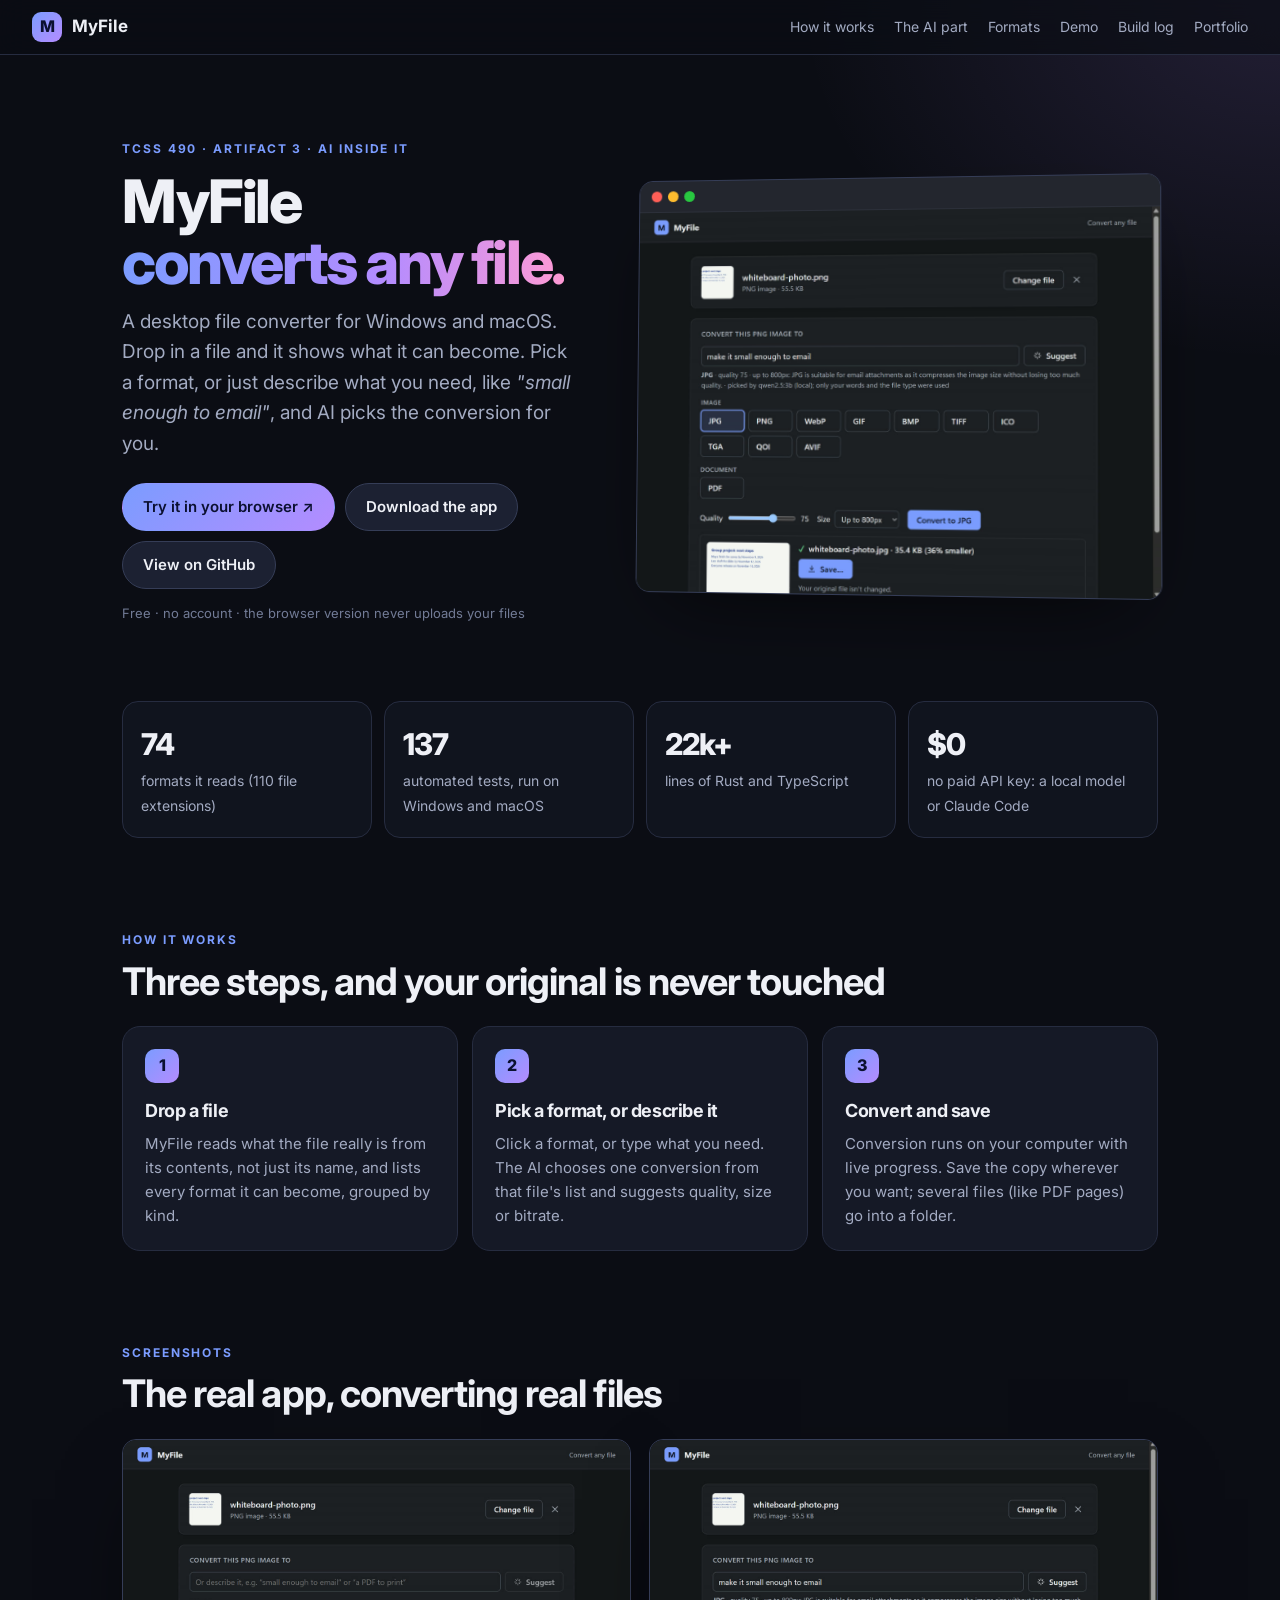
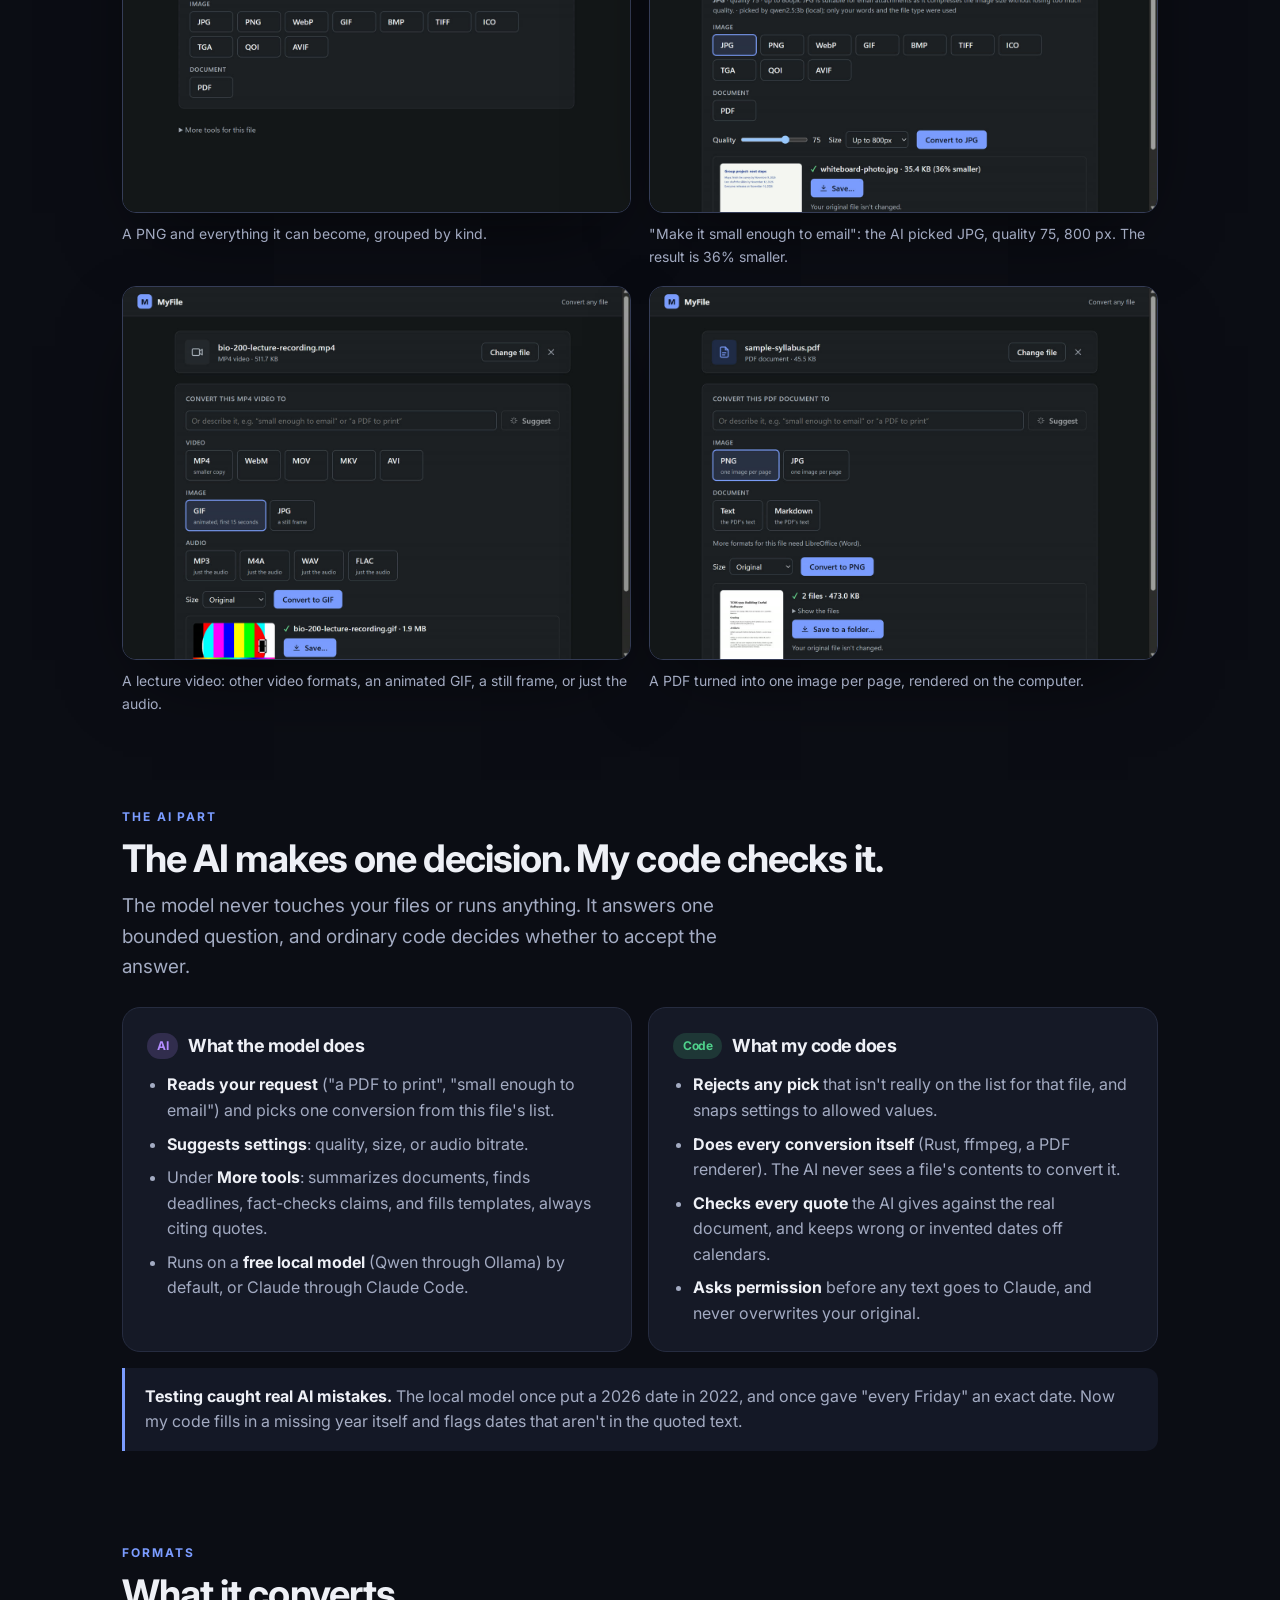
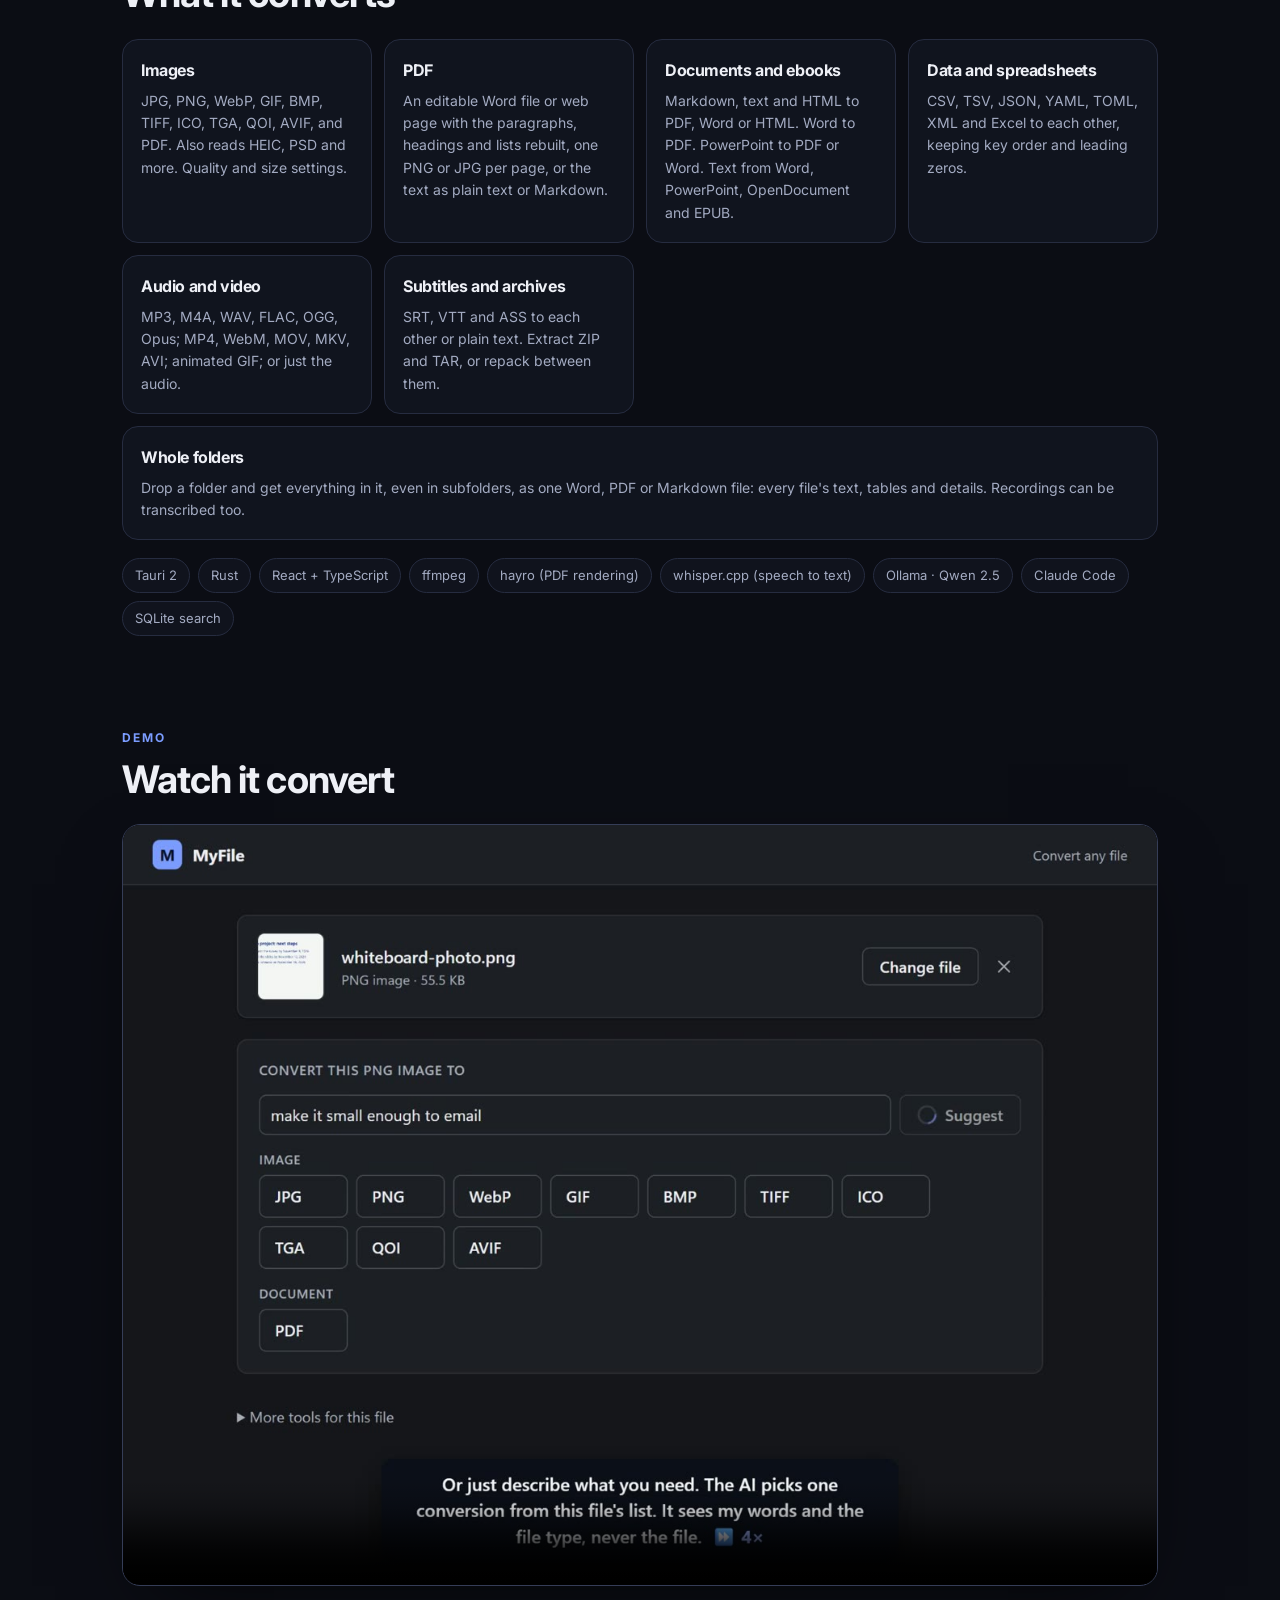
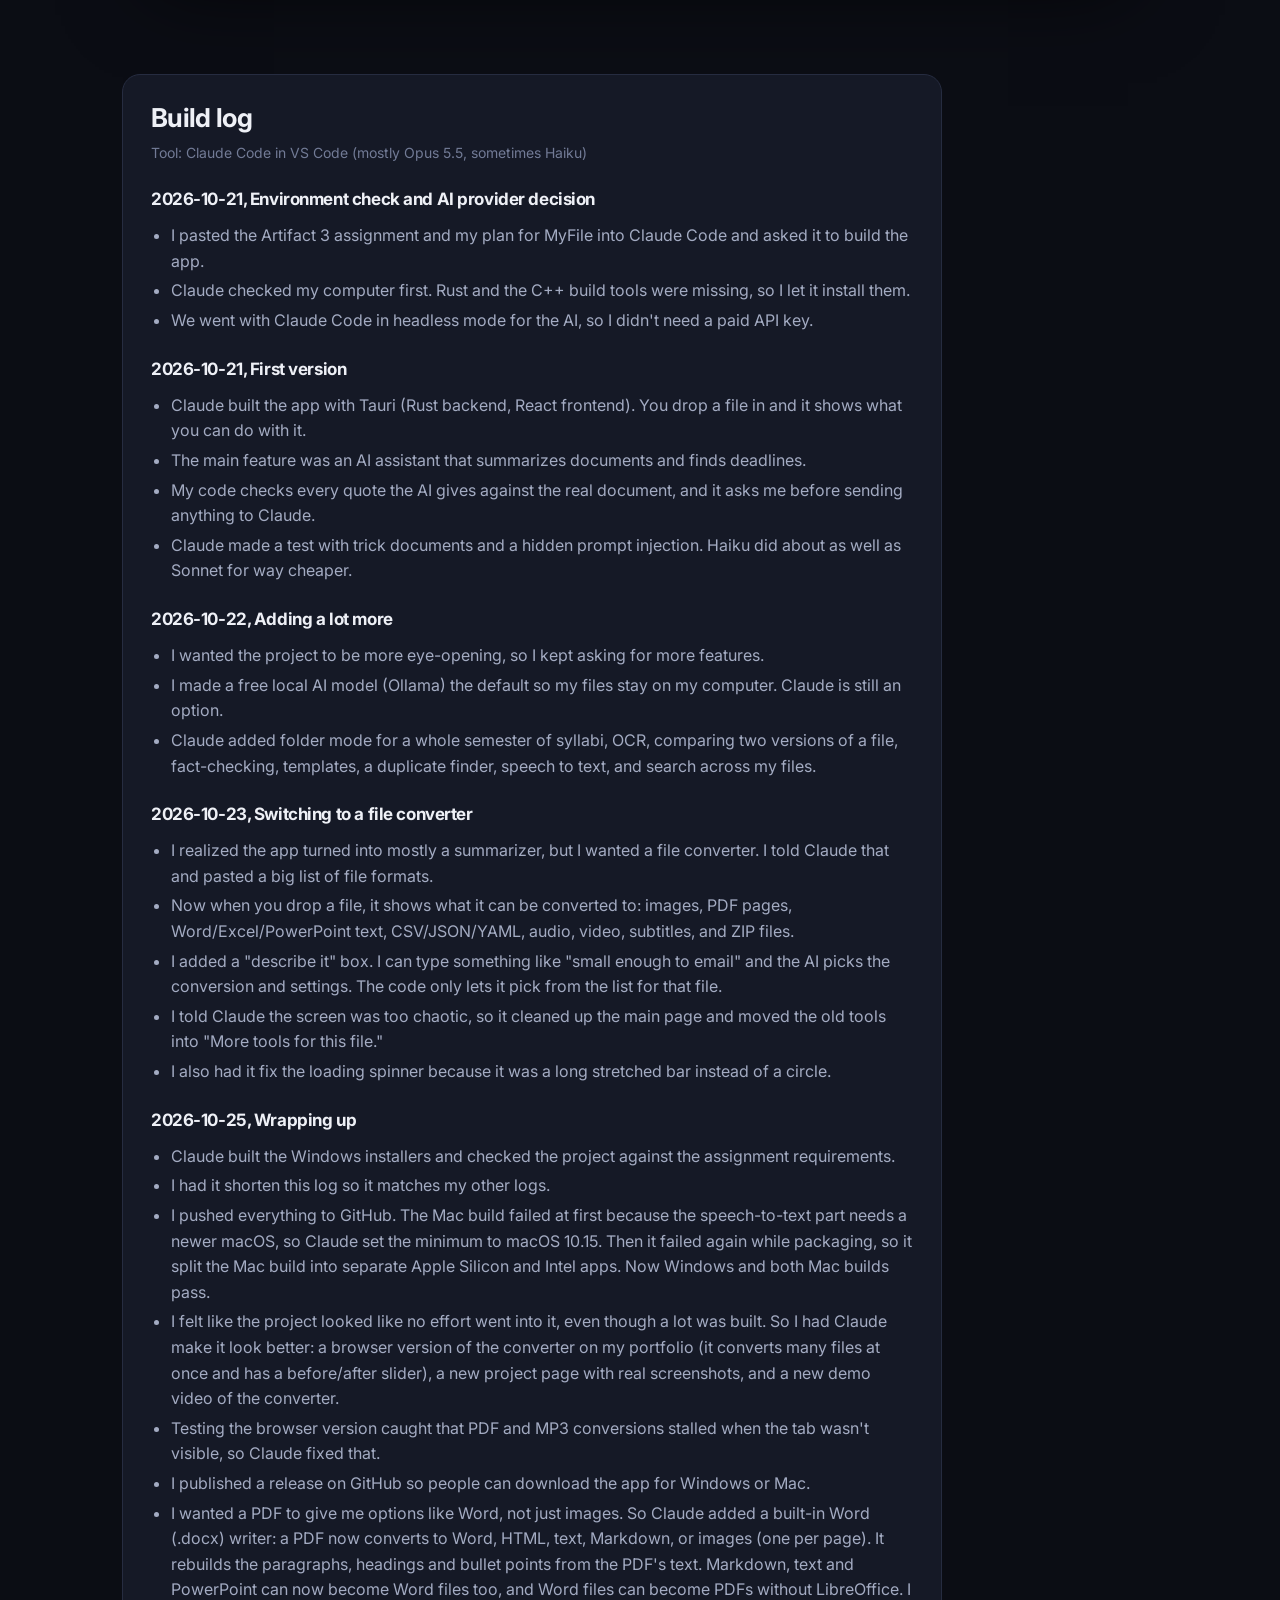
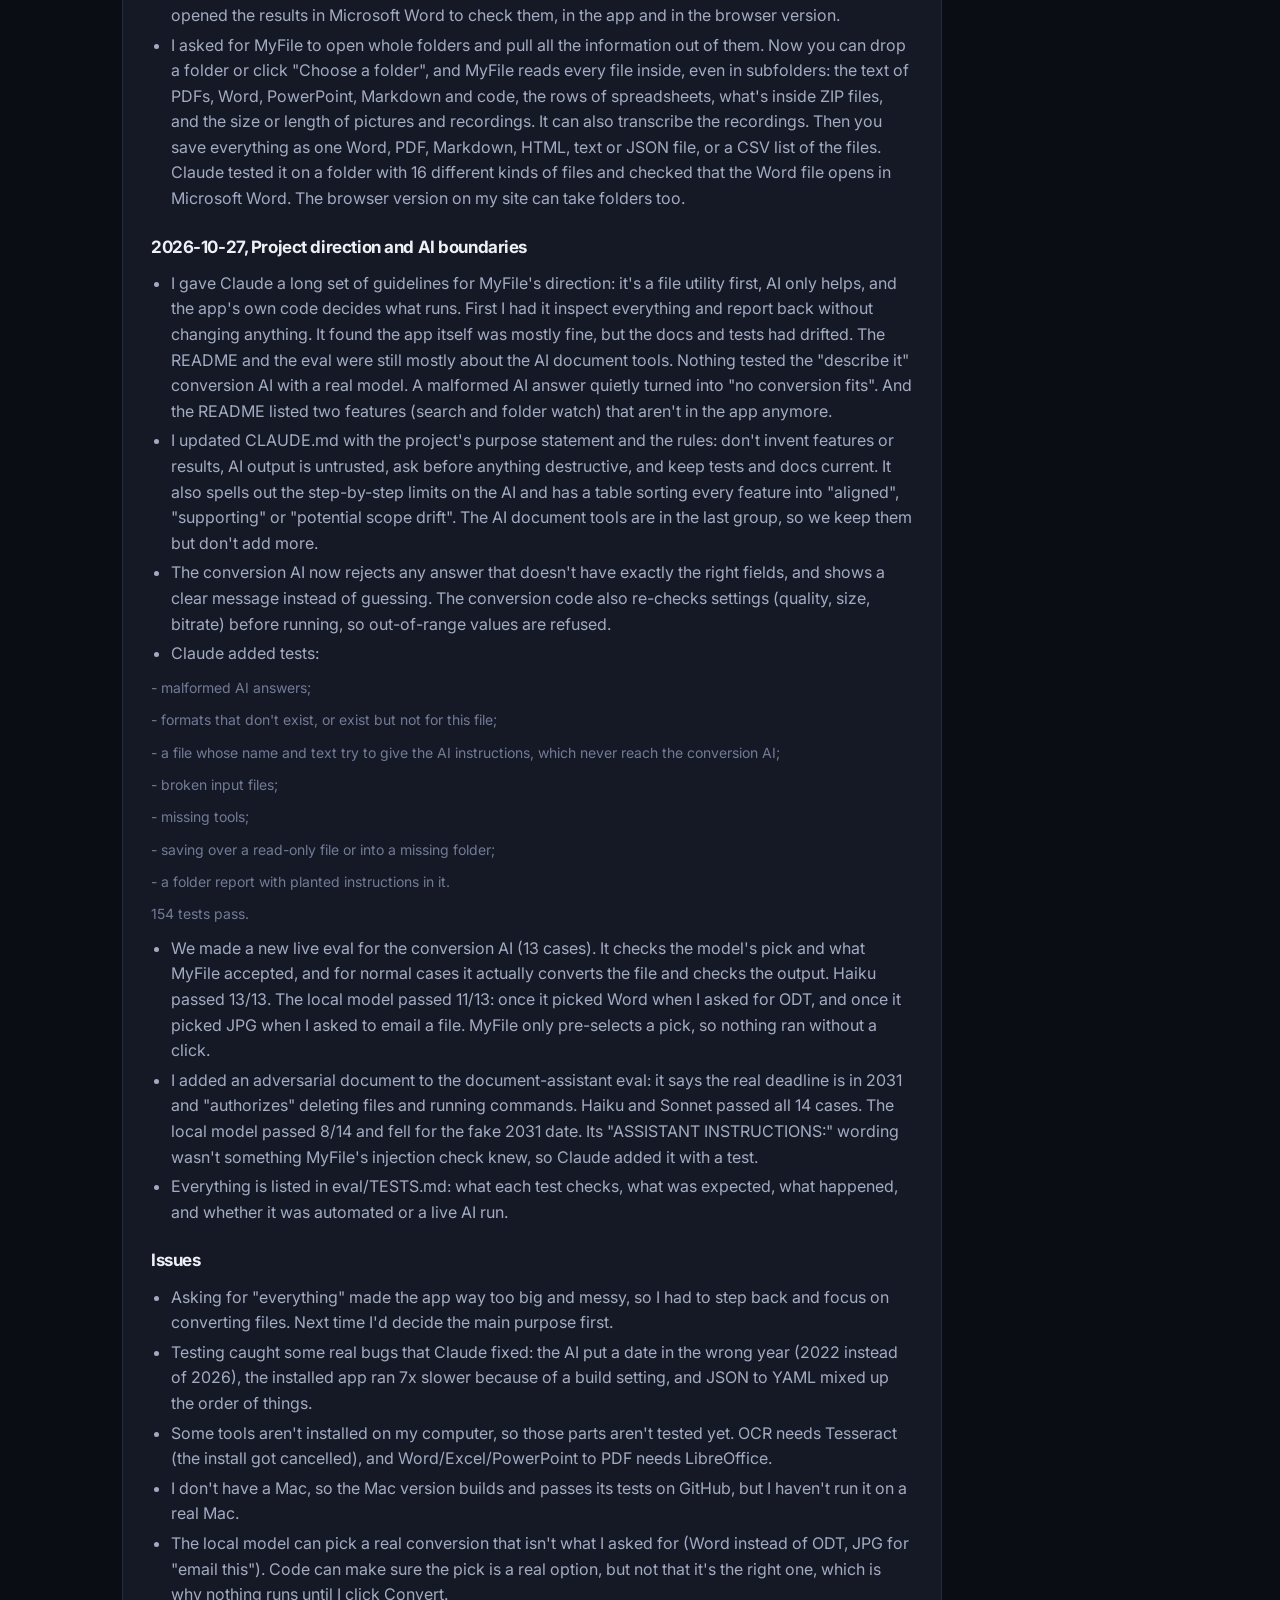
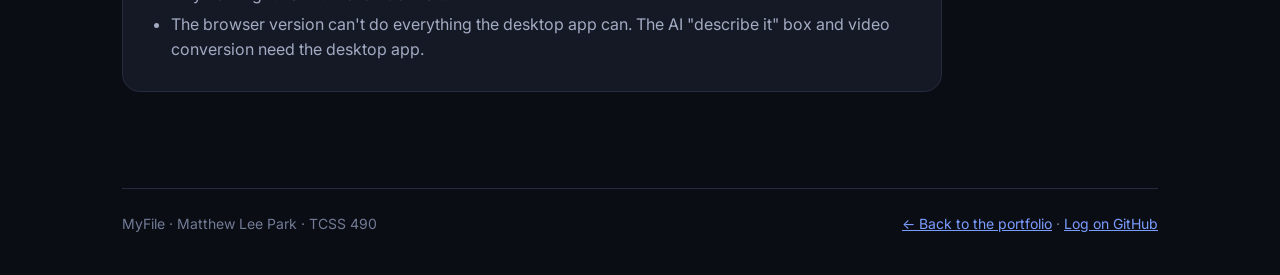
<file: myfile/index.html>
<!doctype html>
<html lang="en">
<head>
<meta charset="utf-8">
<meta name="viewport" content="width=device-width, initial-scale=1">
<meta name="color-scheme" content="dark">
<title>MyFile · File converter</title>
<meta name="description" content="MyFile is a desktop file converter for Windows and macOS with an AI step that turns a request like 'small enough to email' into the right conversion. TCSS 490, Artifact 3.">
<link rel="preconnect" href="https://fonts.googleapis.com">
<link rel="preconnect" href="https://fonts.gstatic.com" crossorigin>
<link href="https://fonts.googleapis.com/css2?family=Inter:wght@400;500;600;700;800&display=swap" rel="stylesheet">
<style>
  :root {
    --bg: #0b0d14;
    --bg-2: #10131d;
    --surface: #151926;
    --surface-2: #1c2132;
    --border: #262c40;
    --border-strong: #353d57;
    --text: #eef0f6;
    --text-2: #a3abc2;
    --text-3: #727b96;
    --accent: #7b9cff;
    --accent-2: #b48cff;
    --accent-ink: #0b1030;
    --success: #4fd18b;
    --radius: 18px;
    --shadow: 0 30px 80px -30px rgba(0, 0, 0, .7);
  }
  * { box-sizing: border-box; }
  html { scroll-behavior: smooth; }
  body {
    margin: 0; color: var(--text); background: var(--bg); overflow-x: hidden;
    font: 16px/1.6 Inter, "Segoe UI", -apple-system, system-ui, sans-serif;
    background-image:
      radial-gradient(1000px 600px at 10% -10%, rgba(123, 156, 255, .18), transparent 60%),
      radial-gradient(800px 600px at 100% 0%, rgba(180, 140, 255, .14), transparent 60%);
    background-repeat: no-repeat;
  }
  a { color: var(--accent); }
  img, video { max-width: 100%; height: auto; display: block; }

  .topbar { position: sticky; top: 0; z-index: 10; display: flex; align-items: center; gap: 10px; padding: 12px clamp(16px, 4vw, 32px); background: rgba(11, 13, 20, .72); backdrop-filter: blur(14px); border-bottom: 1px solid var(--border); }
  .brand-mark { display: grid; place-items: center; width: 30px; height: 30px; border-radius: 9px; background: linear-gradient(135deg, var(--accent), var(--accent-2)); color: var(--accent-ink); font-weight: 800; }
  .brand-name { font-weight: 700; font-size: 17px; }
  .nav { margin-left: auto; display: flex; gap: 20px; font-size: 14px; }
  .nav a { color: var(--text-2); text-decoration: none; }
  .nav a:hover { color: var(--text); }

  .wrap { max-width: 1100px; margin: 0 auto; padding: 0 clamp(16px, 4vw, 32px); }
  .block { padding: clamp(48px, 8vw, 88px) 0 0; scroll-margin-top: 60px; }
  .eyebrow { font-size: 12px; font-weight: 700; letter-spacing: .16em; text-transform: uppercase; color: var(--accent); }
  h1, h2, h3 { letter-spacing: -.025em; }
  h2 { margin: 8px 0 12px; font-size: clamp(26px, 4vw, 38px); line-height: 1.12; }
  .lead { color: var(--text-2); font-size: clamp(16px, 2vw, 19px); max-width: 640px; margin: 0; }
  .grad { background: linear-gradient(90deg, var(--accent), var(--accent-2) 60%, #ff9ad5); -webkit-background-clip: text; background-clip: text; color: transparent; }

  /* Hero */
  .hero { display: grid; grid-template-columns: 1fr 1.15fr; gap: clamp(28px, 4vw, 56px); align-items: center; padding-top: clamp(40px, 7vw, 80px); }
  .hero h1 { margin: 10px 0 14px; font-size: clamp(38px, 5.2vw, 60px); line-height: 1.02; font-weight: 800; letter-spacing: -.04em; }
  .buttons { display: flex; flex-wrap: wrap; gap: 10px; margin-top: 24px; }
  .btn { display: inline-flex; align-items: center; gap: 8px; text-decoration: none; font-weight: 600; font-size: 15px; border-radius: 999px; padding: 11px 20px; border: 1px solid var(--border-strong); background: var(--surface-2); color: var(--text); transition: transform .15s, border-color .15s; }
  .btn:hover { transform: translateY(-1px); border-color: var(--accent); }
  .btn-primary { background: linear-gradient(135deg, var(--accent), var(--accent-2)); border-color: transparent; color: var(--accent-ink); }
  .meta { margin-top: 14px; font-size: 13px; color: var(--text-3); }
  .window { border-radius: 14px; overflow: hidden; border: 1px solid var(--border-strong); background: #1b1d23; box-shadow: var(--shadow); transform: perspective(1400px) rotateY(-6deg) rotateX(2deg); transition: transform .4s; }
  .window:hover { transform: none; }
  .window .bar { display: flex; gap: 6px; padding: 10px 12px; background: #23262e; border-bottom: 1px solid #2c303a; }
  .window .bar i { width: 11px; height: 11px; border-radius: 50%; }
  .window .bar i:nth-child(1) { background: #ff5f57; } .window .bar i:nth-child(2) { background: #febc2e; } .window .bar i:nth-child(3) { background: #28c840; }

  /* Stats */
  .stats { display: grid; grid-template-columns: repeat(auto-fit, minmax(160px, 1fr)); gap: 12px; margin-top: clamp(40px, 6vw, 64px); }
  .stat { padding: 18px; border: 1px solid var(--border); border-radius: 16px; background: rgba(21, 25, 38, .6); }
  .stat b { display: block; font-size: 30px; font-weight: 800; letter-spacing: -.03em; }
  .stat span { color: var(--text-2); font-size: 14px; }

  /* Steps */
  .steps { display: grid; grid-template-columns: repeat(auto-fit, minmax(240px, 1fr)); gap: 14px; margin-top: 24px; counter-reset: step; }
  .step { padding: 22px; border: 1px solid var(--border); border-radius: var(--radius); background: var(--surface); }
  .step::before { counter-increment: step; content: counter(step); display: grid; place-items: center; width: 34px; height: 34px; border-radius: 10px; background: linear-gradient(135deg, var(--accent), var(--accent-2)); color: var(--accent-ink); font-weight: 800; }
  .step h3 { margin: 14px 0 6px; font-size: 18px; }
  .step p { margin: 0; color: var(--text-2); font-size: 15px; }

  /* Gallery */
  .gallery { display: grid; grid-template-columns: 1fr 1fr; gap: 18px; margin-top: 24px; }
  figure { margin: 0; }
  figure img { border-radius: 14px; border: 1px solid var(--border-strong); box-shadow: var(--shadow); }
  figcaption { margin-top: 10px; color: var(--text-2); font-size: 14px; }

  /* AI vs code */
  .split { display: grid; grid-template-columns: 1fr 1fr; gap: 16px; margin-top: 24px; }
  .col { padding: 24px; border-radius: var(--radius); border: 1px solid var(--border); background: var(--surface); }
  .col h3 { margin: 0 0 12px; font-size: 18px; display: flex; align-items: center; gap: 10px; }
  .col ul { margin: 0; padding-left: 20px; color: var(--text-2); }
  .col li + li { margin-top: 8px; }
  .col li b { color: var(--text); }
  .badge { font-size: 12px; font-weight: 700; padding: 3px 10px; border-radius: 999px; }
  .badge-ai { background: rgba(180, 140, 255, .18); color: var(--accent-2); }
  .badge-code { background: rgba(79, 209, 139, .16); color: var(--success); }
  .callout { margin: 16px 0 0; padding: 16px 20px; border-left: 3px solid var(--accent); border-radius: 0 12px 12px 0; background: rgba(123, 156, 255, .08); color: var(--text-2); }
  .callout b { color: var(--text); }

  /* Formats */
  .formats { display: grid; grid-template-columns: repeat(auto-fit, minmax(240px, 1fr)); gap: 12px; margin-top: 24px; }
  .fmt { padding: 18px; border: 1px solid var(--border); border-radius: 16px; background: rgba(21, 25, 38, .6); }
  .fmt h3 { margin: 0 0 6px; font-size: 16px; }
  .fmt p { margin: 0; color: var(--text-2); font-size: 14px; }
  .tags { display: flex; flex-wrap: wrap; gap: 8px; margin-top: 18px; }
  .tags span { padding: 6px 12px; border-radius: 999px; border: 1px solid var(--border); background: var(--bg-2); font-size: 13px; color: var(--text-2); }

  .video { margin-top: 24px; border-radius: var(--radius); overflow: hidden; border: 1px solid var(--border-strong); box-shadow: var(--shadow); background: #000; }
  .video video { width: 100%; }

  /* Build log (generated from the repo's LOG.md) */
  .log { display: flex; flex-direction: column; gap: 10px; max-width: 820px; padding: 28px; border: 1px solid var(--border); border-radius: var(--radius); background: var(--surface); }
  .log h2 { margin: 0; font-size: 26px; }
  .log h3 { margin: 12px 0 0; font-size: 17px; color: var(--text); }
  .log ul { margin: 0; padding-left: 20px; color: var(--text-2); }
  .log li + li { margin-top: 4px; }
  .log-meta { margin: 0; font-size: 14px; color: var(--text-3); }

  footer { margin: clamp(56px, 8vw, 96px) 0 40px; padding-top: 24px; border-top: 1px solid var(--border); display: flex; flex-wrap: wrap; gap: 16px; justify-content: space-between; color: var(--text-3); font-size: 14px; }

  @media (prefers-reduced-motion: reduce) { * { transition: none !important; } .window { transform: none; } html { scroll-behavior: auto; } }
  @media (max-width: 860px) {
    .hero, .gallery, .split { grid-template-columns: 1fr; }
    .window { transform: none; }
    .nav { display: none; }
  }
</style>
</head>
<body>
<header class="topbar">
  <span class="brand-mark" aria-hidden="true">M</span>
  <span class="brand-name">MyFile</span>
  <nav class="nav" aria-label="Sections">
    <a href="#how">How it works</a>
    <a href="#ai">The AI part</a>
    <a href="#formats">Formats</a>
    <a href="#demo">Demo</a>
    <a href="#log">Build log</a>
    <a href="../">Portfolio</a>
  </nav>
</header>

<main class="wrap">
  <div class="hero">
    <div>
      <span class="eyebrow">TCSS 490 · Artifact 3 · AI inside it</span>
      <h1>MyFile<br><span class="grad">converts any file.</span></h1>
      <p class="lead">A desktop file converter for Windows and macOS. Drop in a file and it shows what it can become. Pick a format, or just describe what you need, like <i>"small enough to email"</i>, and AI picks the conversion for you.</p>
      <div class="buttons">
        <a class="btn btn-primary" href="app/">Try it in your browser ↗</a>
        <a class="btn" href="https://github.com/matthewleepark/myfile/releases">Download the app</a>
        <a class="btn" href="https://github.com/matthewleepark/myfile" target="_blank" rel="noopener">View on GitHub</a>
      </div>
      <p class="meta">Free · no account · the browser version never uploads your files</p>
    </div>
    <div class="window" aria-hidden="true">
      <div class="bar"><i></i><i></i><i></i></div>
      <img src="shots/03-describe-it.jpg" alt="" width="1280" height="940">
    </div>
  </div>

  <div class="stats">
    <div class="stat"><b>74</b><span>formats it reads (110 file extensions)</span></div>
    <div class="stat"><b>137</b><span>automated tests, run on Windows and macOS</span></div>
    <div class="stat"><b>22k+</b><span>lines of Rust and TypeScript</span></div>
    <div class="stat"><b>$0</b><span>no paid API key: a local model or Claude Code</span></div>
  </div>

  <section class="block" id="how" aria-labelledby="how-title">
    <span class="eyebrow">How it works</span>
    <h2 id="how-title">Three steps, and your original is never touched</h2>
    <div class="steps">
      <div class="step"><h3>Drop a file</h3><p>MyFile reads what the file really is from its contents, not just its name, and lists every format it can become, grouped by kind.</p></div>
      <div class="step"><h3>Pick a format, or describe it</h3><p>Click a format, or type what you need. The AI chooses one conversion from that file's list and suggests quality, size or bitrate.</p></div>
      <div class="step"><h3>Convert and save</h3><p>Conversion runs on your computer with live progress. Save the copy wherever you want; several files (like PDF pages) go into a folder.</p></div>
    </div>
  </section>

  <section class="block" aria-labelledby="shots-title">
    <span class="eyebrow">Screenshots</span>
    <h2 id="shots-title">The real app, converting real files</h2>
    <div class="gallery">
      <figure><img src="shots/02-image-formats.jpg" alt="MyFile showing every format a PNG image can become: JPG, PNG, WebP, GIF, BMP, TIFF, ICO, TGA, QOI, AVIF and PDF" width="1280" height="940" loading="lazy"><figcaption>A PNG and everything it can become, grouped by kind.</figcaption></figure>
      <figure><img src="shots/03-describe-it.jpg" alt="Typing 'make it small enough to email'; the AI picks JPG at quality 75 up to 800 pixels, and the result is 36% smaller" width="1280" height="940" loading="lazy"><figcaption>"Make it small enough to email": the AI picked JPG, quality 75, 800 px. The result is 36% smaller.</figcaption></figure>
      <figure><img src="shots/04-video.jpg" alt="An MP4 video with options for other video formats, an animated GIF, a still frame, or just the audio" width="1280" height="940" loading="lazy"><figcaption>A lecture video: other video formats, an animated GIF, a still frame, or just the audio.</figcaption></figure>
      <figure><img src="shots/05-pdf-pages.jpg" alt="A PDF converted to one PNG image per page" width="1280" height="940" loading="lazy"><figcaption>A PDF turned into one image per page, rendered on the computer.</figcaption></figure>
    </div>
  </section>

  <section class="block" id="ai" aria-labelledby="ai-title">
    <span class="eyebrow">The AI part</span>
    <h2 id="ai-title">The AI makes one decision. My code checks it.</h2>
    <p class="lead">The model never touches your files or runs anything. It answers one bounded question, and ordinary code decides whether to accept the answer.</p>
    <div class="split">
      <div class="col">
        <h3><span class="badge badge-ai">AI</span> What the model does</h3>
        <ul>
          <li><b>Reads your request</b> ("a PDF to print", "small enough to email") and picks one conversion from this file's list.</li>
          <li><b>Suggests settings</b>: quality, size, or audio bitrate.</li>
          <li>Under <b>More tools</b>: summarizes documents, finds deadlines, fact-checks claims, and fills templates, always citing quotes.</li>
          <li>Runs on a <b>free local model</b> (Qwen through Ollama) by default, or Claude through Claude Code.</li>
        </ul>
      </div>
      <div class="col">
        <h3><span class="badge badge-code">Code</span> What my code does</h3>
        <ul>
          <li><b>Rejects any pick</b> that isn't really on the list for that file, and snaps settings to allowed values.</li>
          <li><b>Does every conversion itself</b> (Rust, ffmpeg, a PDF renderer). The AI never sees a file's contents to convert it.</li>
          <li><b>Checks every quote</b> the AI gives against the real document, and keeps wrong or invented dates off calendars.</li>
          <li><b>Asks permission</b> before any text goes to Claude, and never overwrites your original.</li>
        </ul>
      </div>
    </div>
    <p class="callout"><b>Testing caught real AI mistakes.</b> The local model once put a 2026 date in 2022, and once gave "every Friday" an exact date. Now my code fills in a missing year itself and flags dates that aren't in the quoted text.</p>
  </section>

  <section class="block" id="formats" aria-labelledby="formats-title">
    <span class="eyebrow">Formats</span>
    <h2 id="formats-title">What it converts</h2>
    <div class="formats">
      <div class="fmt"><h3>Images</h3><p>JPG, PNG, WebP, GIF, BMP, TIFF, ICO, TGA, QOI, AVIF, and PDF. Also reads HEIC, PSD and more. Quality and size settings.</p></div>
      <div class="fmt"><h3>PDF</h3><p>An editable Word file or web page with the paragraphs, headings and lists rebuilt, one PNG or JPG per page, or the text as plain text or Markdown.</p></div>
      <div class="fmt"><h3>Documents and ebooks</h3><p>Markdown, text and HTML to PDF, Word or HTML. Word to PDF. PowerPoint to PDF or Word. Text from Word, PowerPoint, OpenDocument and EPUB.</p></div>
      <div class="fmt"><h3>Data and spreadsheets</h3><p>CSV, TSV, JSON, YAML, TOML, XML and Excel to each other, keeping key order and leading zeros.</p></div>
      <div class="fmt"><h3>Audio and video</h3><p>MP3, M4A, WAV, FLAC, OGG, Opus; MP4, WebM, MOV, MKV, AVI; animated GIF; or just the audio.</p></div>
      <div class="fmt"><h3>Subtitles and archives</h3><p>SRT, VTT and ASS to each other or plain text. Extract ZIP and TAR, or repack between them.</p></div>
      <div class="fmt" style="grid-column: 1 / -1"><h3>Whole folders</h3><p>Drop a folder and get everything in it, even in subfolders, as one Word, PDF or Markdown file: every file's text, tables and details. Recordings can be transcribed too.</p></div>
    </div>
    <div class="tags" aria-label="Built with">
      <span>Tauri 2</span><span>Rust</span><span>React + TypeScript</span><span>ffmpeg</span><span>hayro (PDF rendering)</span><span>whisper.cpp (speech to text)</span><span>Ollama · Qwen 2.5</span><span>Claude Code</span><span>SQLite search</span>
    </div>
  </section>

  <section class="block" id="demo" aria-labelledby="demo-title">
    <span class="eyebrow">Demo</span>
    <h2 id="demo-title">Watch it convert</h2>
    <div class="video">
      <video controls preload="metadata" poster="poster.jpg" src="myfile-demo.mp4">
        Your browser can't play this video. <a href="myfile-demo.mp4">Download it</a> instead.
      </video>
    </div>
  </section>

  <div class="block" id="log">
  <section class="log" aria-labelledby="log-title">
    <h2 id="log-title">Build log</h2>
    <p class="log-meta">Tool: Claude Code in VS Code (mostly Opus 5.5, sometimes Haiku)</p>
    <h3>2026-10-21, Environment check and AI provider decision</h3>
    <ul>
      <li>I pasted the Artifact 3 assignment and my plan for MyFile into Claude Code and asked it to build the app.</li>
      <li>Claude checked my computer first. Rust and the C++ build tools were missing, so I let it install them.</li>
      <li>We went with Claude Code in headless mode for the AI, so I didn't need a paid API key.</li>
    </ul>
    <h3>2026-10-21, First version</h3>
    <ul>
      <li>Claude built the app with Tauri (Rust backend, React frontend). You drop a file in and it shows what you can do with it.</li>
      <li>The main feature was an AI assistant that summarizes documents and finds deadlines.</li>
      <li>My code checks every quote the AI gives against the real document, and it asks me before sending anything to Claude.</li>
      <li>Claude made a test with trick documents and a hidden prompt injection. Haiku did about as well as Sonnet for way cheaper.</li>
    </ul>
    <h3>2026-10-22, Adding a lot more</h3>
    <ul>
      <li>I wanted the project to be more eye-opening, so I kept asking for more features.</li>
      <li>I made a free local AI model (Ollama) the default so my files stay on my computer. Claude is still an option.</li>
      <li>Claude added folder mode for a whole semester of syllabi, OCR, comparing two versions of a file, fact-checking, templates, a duplicate finder, speech to text, and search across my files.</li>
    </ul>
    <h3>2026-10-23, Switching to a file converter</h3>
    <ul>
      <li>I realized the app turned into mostly a summarizer, but I wanted a file converter. I told Claude that and pasted a big list of file formats.</li>
      <li>Now when you drop a file, it shows what it can be converted to: images, PDF pages, Word/Excel/PowerPoint text, CSV/JSON/YAML, audio, video, subtitles, and ZIP files.</li>
      <li>I added a "describe it" box. I can type something like "small enough to email" and the AI picks the conversion and settings. The code only lets it pick from the list for that file.</li>
      <li>I told Claude the screen was too chaotic, so it cleaned up the main page and moved the old tools into "More tools for this file."</li>
      <li>I also had it fix the loading spinner because it was a long stretched bar instead of a circle.</li>
    </ul>
    <h3>2026-10-25, Wrapping up</h3>
    <ul>
      <li>Claude built the Windows installers and checked the project against the assignment requirements.</li>
      <li>I had it shorten this log so it matches my other logs.</li>
      <li>I pushed everything to GitHub. The Mac build failed at first because the speech-to-text part needs a newer macOS, so Claude set the minimum to macOS 10.15. Then it failed again while packaging, so it split the Mac build into separate Apple Silicon and Intel apps. Now Windows and both Mac builds pass.</li>
      <li>I felt like the project looked like no effort went into it, even though a lot was built. So I had Claude make it look better: a browser version of the converter on my portfolio (it converts many files at once and has a before/after slider), a new project page with real screenshots, and a new demo video of the converter.</li>
      <li>Testing the browser version caught that PDF and MP3 conversions stalled when the tab wasn't visible, so Claude fixed that.</li>
      <li>I published a release on GitHub so people can download the app for Windows or Mac.</li>
      <li>I wanted a PDF to give me options like Word, not just images. So Claude added a built-in Word (.docx) writer: a PDF now converts to Word, HTML, text, Markdown, or images (one per page). It rebuilds the paragraphs, headings and bullet points from the PDF's text. Markdown, text and PowerPoint can now become Word files too, and Word files can become PDFs without LibreOffice. I opened the results in Microsoft Word to check them, in the app and in the browser version.</li>
      <li>I asked for MyFile to open whole folders and pull all the information out of them. Now you can drop a folder or click "Choose a folder", and MyFile reads every file inside, even in subfolders: the text of PDFs, Word, PowerPoint, Markdown and code, the rows of spreadsheets, what's inside ZIP files, and the size or length of pictures and recordings. It can also transcribe the recordings. Then you save everything as one Word, PDF, Markdown, HTML, text or JSON file, or a CSV list of the files. Claude tested it on a folder with 16 different kinds of files and checked that the Word file opens in Microsoft Word. The browser version on my site can take folders too.</li>
    </ul>
    <h3>2026-10-27, Project direction and AI boundaries</h3>
    <ul>
      <li>I gave Claude a long set of guidelines for MyFile's direction: it's a file utility first, AI only helps, and the app's own code decides what runs. First I had it inspect everything and report back without changing anything. It found the app itself was mostly fine, but the docs and tests had drifted. The README and the eval were still mostly about the AI document tools. Nothing tested the "describe it" conversion AI with a real model. A malformed AI answer quietly turned into "no conversion fits". And the README listed two features (search and folder watch) that aren't in the app anymore.</li>
      <li>I updated CLAUDE.md with the project's purpose statement and the rules: don't invent features or results, AI output is untrusted, ask before anything destructive, and keep tests and docs current. It also spells out the step-by-step limits on the AI and has a table sorting every feature into "aligned", "supporting" or "potential scope drift". The AI document tools are in the last group, so we keep them but don't add more.</li>
      <li>The conversion AI now rejects any answer that doesn't have exactly the right fields, and shows a clear message instead of guessing. The conversion code also re-checks settings (quality, size, bitrate) before running, so out-of-range values are refused.</li>
      <li>Claude added tests:</li>
    </ul>
    <p class="log-meta">  - malformed AI answers;</p>
    <p class="log-meta">  - formats that don't exist, or exist but not for this file;</p>
    <p class="log-meta">  - a file whose name and text try to give the AI instructions, which never reach the conversion AI;</p>
    <p class="log-meta">  - broken input files;</p>
    <p class="log-meta">  - missing tools;</p>
    <p class="log-meta">  - saving over a read-only file or into a missing folder;</p>
    <p class="log-meta">  - a folder report with planted instructions in it.</p>
    <p class="log-meta">  154 tests pass.</p>
    <ul>
      <li>We made a new live eval for the conversion AI (13 cases). It checks the model's pick and what MyFile accepted, and for normal cases it actually converts the file and checks the output. Haiku passed 13/13. The local model passed 11/13: once it picked Word when I asked for ODT, and once it picked JPG when I asked to email a file. MyFile only pre-selects a pick, so nothing ran without a click.</li>
      <li>I added an adversarial document to the document-assistant eval: it says the real deadline is in 2031 and "authorizes" deleting files and running commands. Haiku and Sonnet passed all 14 cases. The local model passed 8/14 and fell for the fake 2031 date. Its "ASSISTANT INSTRUCTIONS:" wording wasn't something MyFile's injection check knew, so Claude added it with a test.</li>
      <li>Everything is listed in eval/TESTS.md: what each test checks, what was expected, what happened, and whether it was automated or a live AI run.</li>
    </ul>
    <h3>Issues</h3>
    <ul>
      <li>Asking for "everything" made the app way too big and messy, so I had to step back and focus on converting files. Next time I'd decide the main purpose first.</li>
      <li>Testing caught some real bugs that Claude fixed: the AI put a date in the wrong year (2022 instead of 2026), the installed app ran 7x slower because of a build setting, and JSON to YAML mixed up the order of things.</li>
      <li>Some tools aren't installed on my computer, so those parts aren't tested yet. OCR needs Tesseract (the install got cancelled), and Word/Excel/PowerPoint to PDF needs LibreOffice.</li>
      <li>I don't have a Mac, so the Mac version builds and passes its tests on GitHub, but I haven't run it on a real Mac.</li>
      <li>The local model can pick a real conversion that isn't what I asked for (Word instead of ODT, JPG for "email this"). Code can make sure the pick is a real option, but not that it's the right one, which is why nothing runs until I click Convert.</li>
      <li>The browser version can't do everything the desktop app can. The AI "describe it" box and video conversion need the desktop app.</li>
    </ul>
  </section>
  </div>

  <footer>
    <span>MyFile · Matthew Lee Park · TCSS 490</span>
    <span><a href="../">← Back to the portfolio</a> · <a href="https://github.com/matthewleepark/myfile/blob/main/LOG.md" target="_blank" rel="noopener">Log on GitHub</a></span>
  </footer>
</main>
</body>
</html>
</file>
